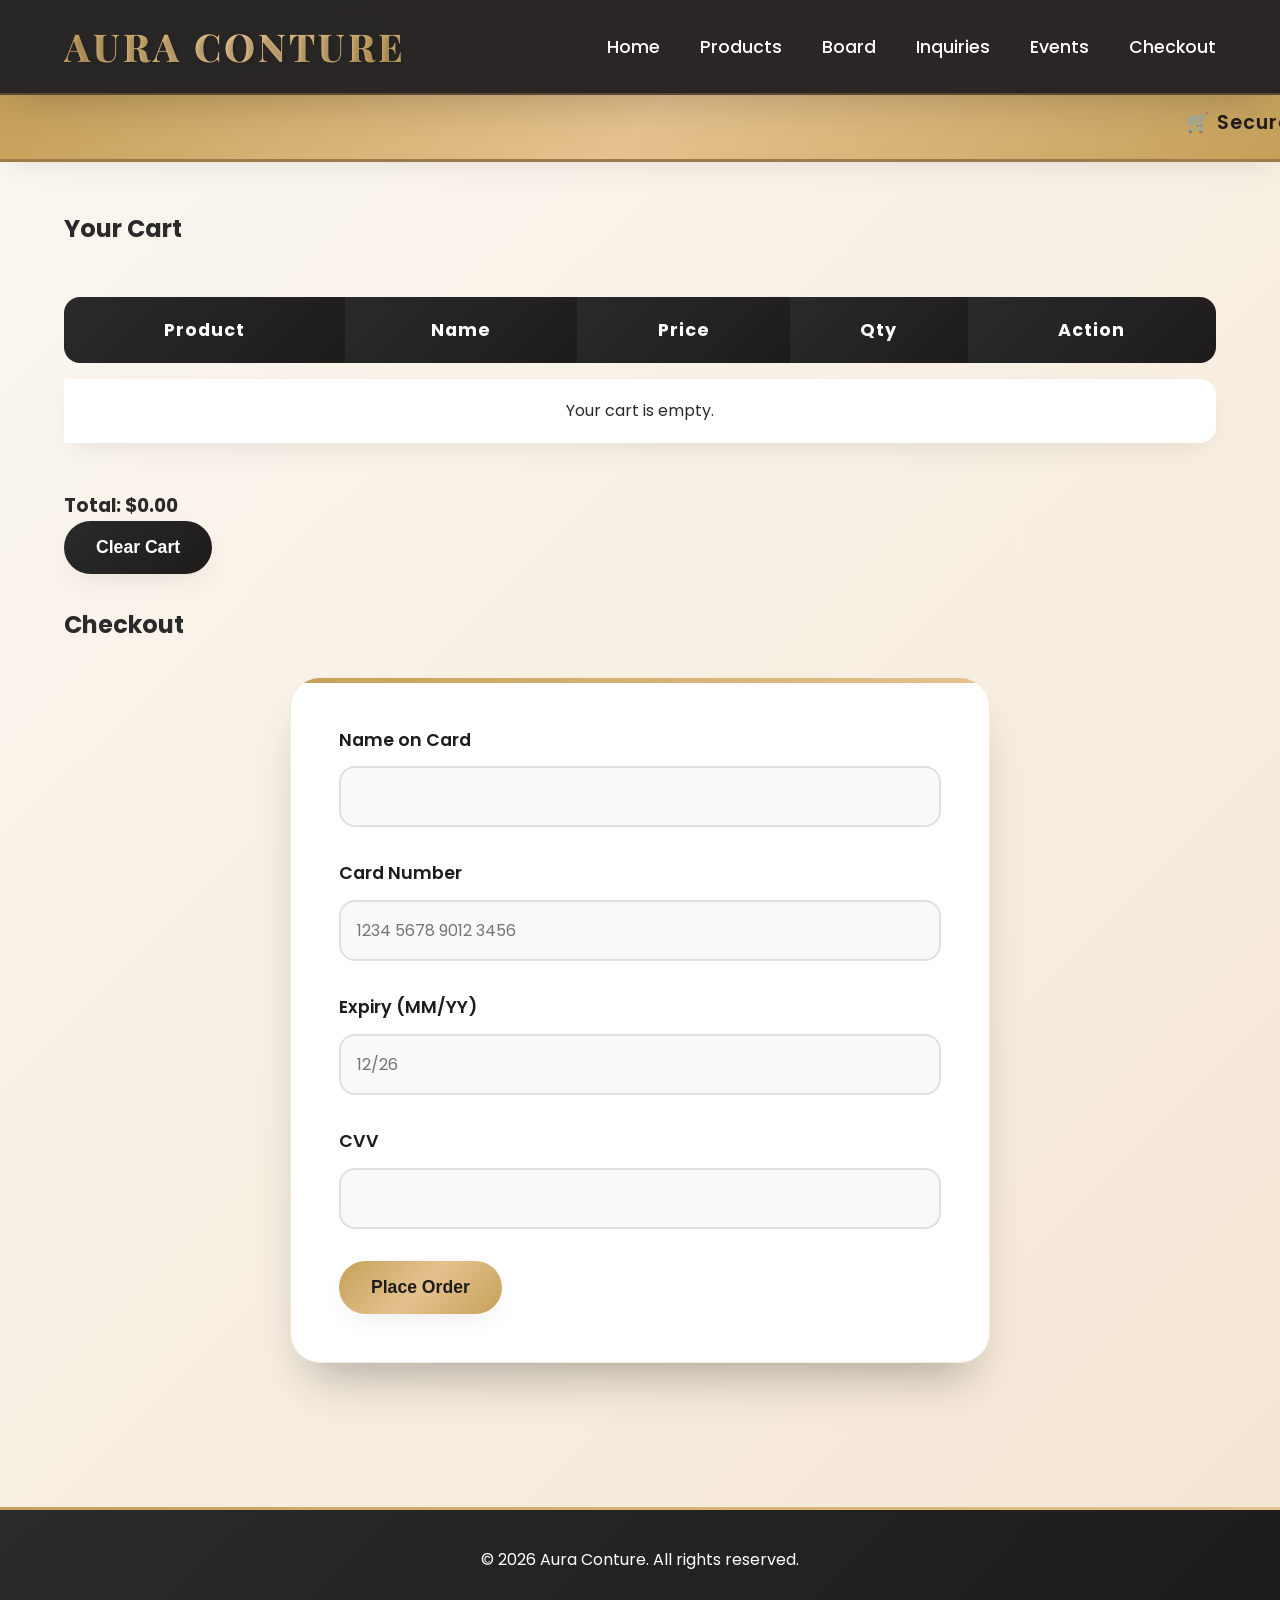
<file: web pages project/checkout.html>
<!DOCTYPE html>
<html lang="en">
<head>
  <meta charset="UTF-8">
  <meta name="viewport" content="width=device-width, initial-scale=1.0">
  <title>Aura Conture | Checkout</title>
  <link rel="stylesheet" href="css\style.css">
</head>
<body>
  <header>
    <nav>
      <h1>AURA CONTURE</h1>
      <ul class="nav-links">
        <li><a href="homepage.html">Home</a></li>
        <li><a href="collections.html">Products</a></li>
        <li><a href="trustees.html">Board</a></li>
        <li><a href="inquiries.html">Inquiries</a></li>
        <li><a href="events.html">Events</a></li>
        <li><a href="checkout.html">Checkout</a></li>
      </ul>
    </nav>
  </header>

  <div class="marquee-container">
    <marquee>🛒 Secure checkout | 100% Satisfaction Guaranteed | Free Returns 🛒</marquee>
  </div>

  <main>
    <h2>Your Cart</h2>
    <table class="cart-table">
      <thead>
        <tr><th>Product</th><th>Name</th><th>Price</th><th>Qty</th><th>Action</th></tr>
      </thead>
      <tbody id="cart-items">
        <tr><td colspan="5">Loading...</td></tr>
      </tbody>
    </table>
    <h3>Total: $<span id="cart-total">0.00</span></h3>

    <button class="btn" onclick="clearCart(); displayCart();">Clear Cart</button>

    <h2 style="margin-top:2rem;">Checkout</h2>
    <form id="checkoutForm">
      <div class="form-group">
        <label for="cardName">Name on Card</label>
        <input type="text" id="cardName" required>
      </div>
      <div class="form-group">
        <label for="cardNumber">Card Number</label>
        <input type="text" id="cardNumber" pattern="\d{16}" placeholder="1234 5678 9012 3456" required>
      </div>
      <div class="form-group">
        <label for="expiry">Expiry (MM/YY)</label>
        <input type="text" id="expiry" pattern="\d{2}/\d{2}" placeholder="12/26" required>
      </div>
      <div class="form-group">
        <label for="cvv">CVV</label>
        <input type="text" id="cvv" pattern="\d{3}" required>
      </div>
      <button type="submit" class="btn btn-gold">Place Order</button>
    </form>
  </main>

  <footer>
    <p>&copy; 2026 Aura Conture. All rights reserved.</p>
  </footer>

  <script src="js/index.js"></script>
  <script>
    document.getElementById('checkoutForm').addEventListener('submit', function(e) {
      e.preventDefault();
      if (cart.length === 0) {
        alert('Your cart is empty!');
        return;
      }
      alert('Order placed successfully! Thank you for shopping with Aura Conture.');
      clearCart();
      displayCart();
      this.reset();
    });
  </script>
</body>
</html>
</file>
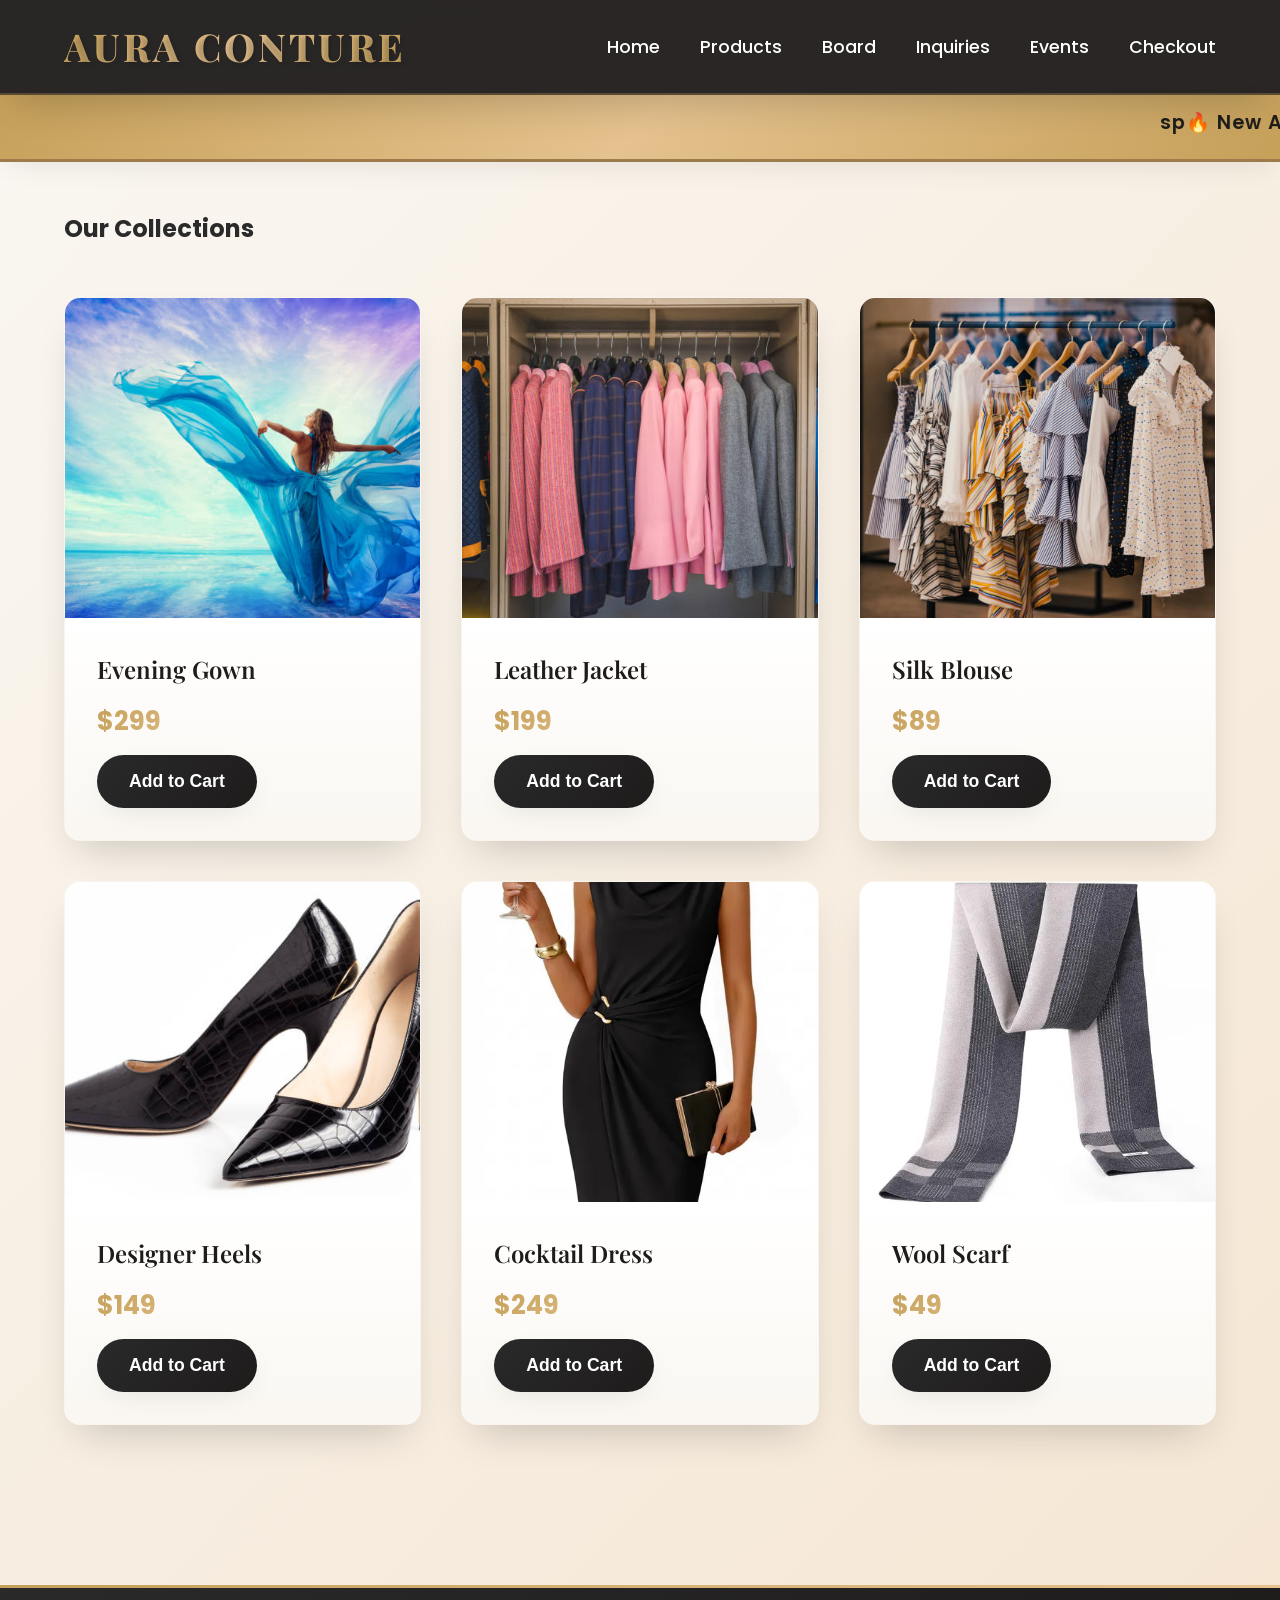
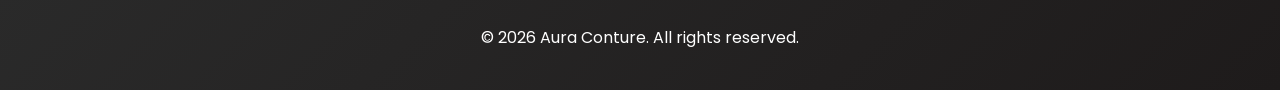
<file: web pages project/collections.html>
<!DOCTYPE html>
<html lang="en">
<head>
  <meta charset="UTF-8">
  <meta name="viewport" content="width=device-width, initial-scale=1.0">
  <title>Aura Conture | Products</title>
  <link rel="stylesheet" href="css/style.css">
</head>
<body>
  <header>
    <nav>
      <h1>AURA CONTURE</h1>
      <ul class="nav-links">
        <li><a href="homepage.html">Home</a></li>
        <li><a href="collections.html">Products</a></li>
        <li><a href="trustees.html">Board</a></li>
        <li><a href="inquiries.html">Inquiries</a></li>
        <li><a href="events.html">Events</a></li>
        <li><a href="checkout.html">Checkout</a></li>
    
      </ul>
    </nav>
  </header>

  <div class="marquee-container">
    <marquee>sp🔥 New Arrivals: Winter Collection | Limited Stock | Free Shipping over $200 🔥</marquee>
  </div>

  <main>
    <h2>Our Collections</h2>
    <div class="card-grid" id="product-list">
      <!-- Products will be loaded via JS -->
    </div>
  </main>

  <footer>
    <p>&copy; 2026 Aura Conture. All rights reserved.</p>
  </footer>

  <script src="js/index.js"></script>
 
 <script>
    const products = [
      { id:1, name:'Evening Gown' , price:299,  image: 'image/image5.png '},
      { id:2, name:'Leather Jacket', price:199,  image:'image/image6.png' },
      { id:3, name:'Silk Blouse', price:89,   image:'image/image2.png' },
      { id:4, name:'Designer Heels', price:149, image:'image/image10.png' },
      { id:5, name:'Cocktail Dress', price:249, image:'image/61WR53kfNcL.png' },
      { id:6, name:'Wool Scarf', price:49, image:'image/81GON0-5gTL.png' }
    ];

    function displayProducts() {
      const container = document.getElementById('product-list');
      container.innerHTML = products.map(p => `
        <div class="card">
          <img src="${p.image}" alt="${p.name}">
          <div class="card-content">
            <h3>${p.name}</h3>
            <p class="price">$${p.price}</p>
            <button class="btn" onclick='addToCart(${JSON.stringify(p).replace(/'/g, "\\'")})'>Add to Cart</button>
          </div>
        </div>
      `).join('');
    }

    displayProducts();
  </script>
</body>
</html>
</file>
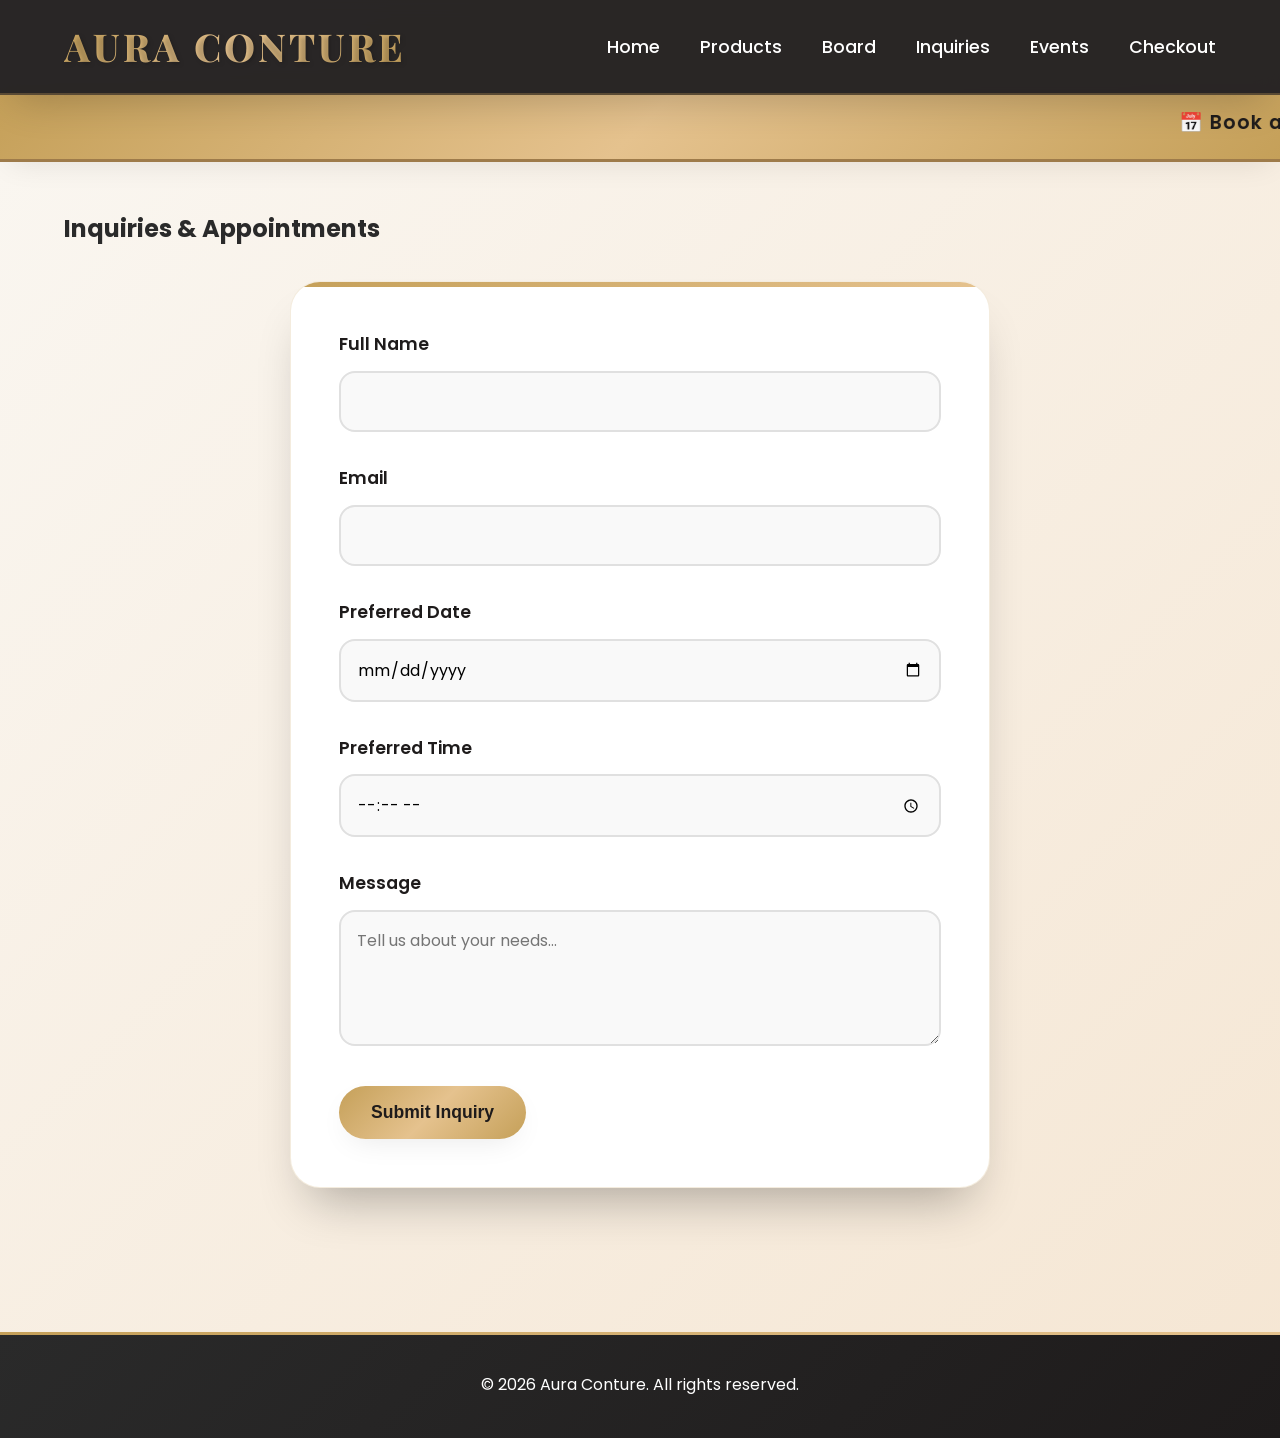
<file: web pages project/inquiries.html>
<!DOCTYPE html>
<html lang="en">
<head>
  <meta charset="UTF-8">
  <meta name="viewport" content="width=device-width, initial-scale=1.0">
  <title>Aura Conture | Inquiries</title>
  <link rel="stylesheet" href="css/style.css">
</head>
<body>
  <header>
    <nav>
      <h1>AURA CONTURE</h1>
      <ul class="nav-links">
        <li><a href="homepage.html">Home</a></li>
        <li><a href="collections.html">Products</a></li>
        <li><a href="trustees.html">Board</a></li>
        <li><a href="inquiries.html">Inquiries</a></li>
        <li><a href="events.html">Events</a></li>
        <li><a href="checkout.html">Checkout</a></li>
        
      </ul>
    </nav>
  </header>

  <div class="marquee-container">
    <marquee>📅 Book a personal styling appointment | Private consultations available 📅</marquee>
  </div>

  <main>
    <h2>Inquiries & Appointments</h2>
    <form id="inquiryForm">
      <div class="form-group">
        <label for="name">Full Name</label>
        <input type="text" id="name" required>
      </div>
      <div class="form-group">
        <label for="email">Email</label>
        <input type="email" id="email" required>
      </div>
      <div class="form-group">
        <label for="date">Preferred Date</label>
        <input type="date" id="date" required>
      </div>
      <div class="form-group">
        <label for="time">Preferred Time</label>
        <input type="time" id="time" required>
      </div>
      <div class="form-group">
        <label for="message">Message</label>
        <textarea id="message" rows="4" placeholder="Tell us about your needs..."></textarea>
      </div>
      <button type="submit" class="btn btn-gold">Submit Inquiry</button>
    </form>
  </main>

  <footer>
    <p>&copy; 2026 Aura Conture. All rights reserved.</p>
  </footer>

  <script src="js/index.js"></script>
  <script>
    document.getElementById('inquiryForm').addEventListener('submit', function(e) {
      e.preventDefault();
      alert(`Thank you, ${document.getElementById('name').value}. We'll contact you shortly.`);
      this.reset();
    });
  </script>
</body>
</html>
</file>
<file: web pages project/css/style.css>
/* Google Fonts */
@import url('https://fonts.googleapis.com/css2?family=Playfair+Display:wght@400;500;600;700;800&family=Poppins:wght@300;400;500;600;700&display=swap');

/* CSS Variables for beautiful theming */
:root {
  --primary: #c5a059; /* warm gold */
  --primary-light: #e5c28e;
  --primary-dark: #9e7b4a;
  --secondary: #2a2a2a;
  --accent: #b8473c; /* deep terracotta */
  --light: #faf7f2;
  --dark: #1e1b1b;
  --gradient-gold: linear-gradient(135deg, #c5a059 0%, #e5c28e 50%, #c5a059 100%);
  --gradient-dark: linear-gradient(135deg, #2a2a2a 0%, #1e1b1b 100%);
  --gradient-warm: linear-gradient(135deg, #faf7f2 0%, #f5e6d3 100%);
  --shadow-sm: 0 10px 30px -10px rgba(0,0,0,0.1);
  --shadow-md: 0 20px 40px -15px rgba(0,0,0,0.2);
  --shadow-lg: 0 30px 50px -20px rgba(0,0,0,0.3);
  --shadow-gold: 0 15px 35px -10px rgba(197, 160, 89, 0.3);
  --radius-sm: 8px;
  --radius-md: 16px;
  --radius-lg: 30px;
  --transition: all 0.4s cubic-bezier(0.165, 0.84, 0.44, 1);
}

* {
  margin: 0;
  padding: 0;
  box-sizing: border-box;
}

body {
  font-family: 'Poppins', sans-serif;
  background: var(--gradient-warm);
  color: var(--secondary);
  line-height: 1.6;
  min-height: 100vh;
  display: flex;
  flex-direction: column;
}

/* Beautiful Scrollbar */
::-webkit-scrollbar {
  width: 12px;
}

::-webkit-scrollbar-track {
  background: var(--light);
}

::-webkit-scrollbar-thumb {
  background: var(--gradient-gold);
  border-radius: 6px;
}

::-webkit-scrollbar-thumb:hover {
  background: linear-gradient(135deg, #9e7b4a 0%, #c5a059 100%);
}

/* Header & Navigation with Glassmorphism */
header {
  background: rgba(30, 27, 27, 0.95);
  backdrop-filter: blur(10px);
  color: white;
  padding: 1rem 5%;
  box-shadow: var(--shadow-md);
  position: sticky;
  top: 0;
  z-index: 1000;
  border-bottom: 2px solid rgba(197, 160, 89, 0.3);
}

header h1 {
  font-size: 2.4rem;
  font-weight: 800;
  letter-spacing: 3px;
  background: var(--gradient-gold);
  -webkit-background-clip: text;
  -webkit-text-fill-color: transparent;
  text-shadow: 2px 2px 4px rgba(0,0,0,0.2);
  font-family: 'Playfair Display', serif;
  transition: var(--transition);
}

header h1:hover {
  transform: scale(1.05);
  letter-spacing: 5px;
}

nav {
  display: flex;
  justify-content: space-between;
  align-items: center;
  flex-wrap: wrap;
}

.nav-links {
  display: flex;
  gap: 2.5rem;
  list-style: none;
}

.nav-links a {
  color: white;
  text-decoration: none;
  font-weight: 500;
  transition: var(--transition);
  position: relative;
  padding-bottom: 8px;
  font-size: 1.1rem;
}

.nav-links a::before {
  content: '';
  position: absolute;
  bottom: 0;
  left: 0;
  width: 100%;
  height: 2px;
  background: var(--gradient-gold);
  transform: scaleX(0);
  transform-origin: right;
  transition: transform 0.4s cubic-bezier(0.165, 0.84, 0.44, 1);
}

.nav-links a:hover {
  color: var(--primary-light);
}

.nav-links a:hover::before {
  transform: scaleX(1);
  transform-origin: left;
}

/* Marquee with animation */
.marquee-container {
  background: var(--gradient-gold);
  color: var(--dark);
  font-weight: 600;
  padding: 0.8rem 0;
  border-bottom: 3px solid var(--primary-dark);
  box-shadow: var(--shadow-sm);
  position: relative;
  overflow: hidden;
  
}

.marquee-container::before {
  content: '';
  position: absolute;
  top: 0;
  left: -100%;
  width: 100%;
  height: 100%;
  background: linear-gradient(90deg, transparent, rgba(255,255,255,0.3), transparent);
 
}



@keyframes shimmer {
  100% {
    left: 100%;
  }
}

marquee {
  font-size: 1.2rem;
  letter-spacing: 1px;
  font-weight: 600;
  animation: shimmer 3s infinite;
}
span{
  animation: scroll 10s linear infinite;
}


@keyframes scroll {
  from {
    transform: translateX(100%);
  }
  to {
    transform: translateX(-100%);
  }
}

/* Main content */
main {
  flex: 1;
  padding: 3rem 5%;
  max-width: 1400px;
  margin: 0 auto;
  width: 100%;
}

/* Hero Section for Homepage */
.hero {
  background: linear-gradient(rgba(0,0,0,0.5), rgba(0,0,0,0.5)), url('https://images.unsplash.com/photo-1539008835657-9e8e9680c956?ixlib=rb-4.0.3&auto=format&fit=crop&w=1950&q=80');
  background-size: cover;
  background-position: center;
  background-attachment: fixed;
  min-height: 70vh;
  border-radius: var(--radius-lg);
  display: flex;
  align-items: center;
  justify-content: center;
  text-align: center;
  color: white;
  margin: 2rem 0 4rem;
  position: relative;
  overflow: hidden;
  box-shadow: var(--shadow-lg);
}

.hero::before {
  content: '';
  position: absolute;
  top: 0;
  left: 0;
  right: 0;
  bottom: 0;
  background: radial-gradient(circle at center, transparent 0%, rgba(0,0,0,0.7) 100%);
  animation: pulse 4s ease-in-out infinite;
}

@keyframes pulse {
  0%, 100% { opacity: 0.8; }
  50% { opacity: 1; }
}

.hero-content {
  position: relative;
  z-index: 2;
  animation: fadeInUp 1.5s ease;
}

@keyframes fadeInUp {
  from {
    opacity: 0;
    transform: translateY(50px);
  }
  to {
    opacity: 1;
    transform: translateY(0);
  }
}

.hero h2 {
  font-size: 4rem;
  font-family: 'Playfair Display', serif;
  font-weight: 800;
  margin-bottom: 1rem;
  text-shadow: 2px 2px 4px rgba(0,0,0,0.5);
  background: linear-gradient(45deg, #fff, var(--primary-light));
  -webkit-background-clip: text;
  -webkit-text-fill-color: transparent;
  animation: titleGlow 3s ease-in-out infinite;
}

@keyframes titleGlow {
  0%, 100% { filter: brightness(1); }
  50% { filter: brightness(1.2); }
}

.hero p {
  font-size: 1.5rem;
  margin-bottom: 2rem;
  text-shadow: 1px 1px 2px rgba(0,0,0,0.5);
}

/* Cards with 3D hover effect */
.card-grid {
  display: grid;
  grid-template-columns: repeat(auto-fit, minmax(300px, 1fr));
  gap: 2.5rem;
  margin: 3rem 0;
}

.card {
  background: white;
  border-radius: var(--radius-md);
  overflow: hidden;
  box-shadow: var(--shadow-md);
  transition: var(--transition);
  display: flex;
  flex-direction: column;
  position: relative;
  border: 1px solid rgba(197, 160, 89, 0.1);
}

.card::before {
  content: '';
  position: absolute;
  top: 0;
  left: 0;
  right: 0;
  height: 3px;
  background: var(--gradient-gold);
  transform: scaleX(0);
  transform-origin: left;
  transition: transform 0.4s ease;
}

.card:hover {
  transform: translateY(-15px) rotateX(5deg);
  box-shadow: var(--shadow-lg), var(--shadow-gold);
}

.card:hover::before {
  transform: scaleX(1);
}

.card img {
  width: 100%;
  height: 320px;
  object-fit: cover;
  transition: var(--transition);
}

.card:hover img {
  transform: scale(1.1);
}

.card-content {
  padding: 2rem;
  flex: 1;
  background: linear-gradient(to bottom, white 0%, #faf7f2 100%);
  position: relative;
}

.card h3 {
  font-size: 1.5rem;
  margin-bottom: 0.8rem;
  color: var(--dark);
  font-family: 'Playfair Display', serif;
  font-weight: 600;
}

.card .price {
  font-size: 1.6rem;
  font-weight: 700;
  background: var(--gradient-gold);
  -webkit-background-clip: text;
  -webkit-text-fill-color: transparent;
  margin: 0.8rem 0;
}

/* Buttons with gradient and hover effect */
.btn {
  display: inline-block;
  background: var(--gradient-dark);
  color: white;
  padding: 1rem 2rem;
  border: none;
  border-radius: 50px;
  cursor: pointer;
  font-weight: 600;
  text-decoration: none;
  transition: var(--transition);
  font-size: 1.1rem;
  text-align: center;
  position: relative;
  overflow: hidden;
  z-index: 1;
  box-shadow: var(--shadow-sm);
}

.btn::before {
  content: '';
  position: absolute;
  top: 0;
  left: 0;
  right: 0;
  bottom: 0;
  background: var(--gradient-gold);
  z-index: -1;
  transform: scaleX(0);
  transform-origin: left;
  transition: transform 0.4s ease;
}

.btn:hover {
  color: var(--dark);
  transform: translateY(-3px);
  box-shadow: var(--shadow-gold);
}

.btn:hover::before {
  transform: scaleX(1);
}

.btn-gold {
  background: var(--gradient-gold);
  color: var(--dark);
}

.btn-gold::before {
  background: var(--gradient-dark);
}

.btn-gold:hover {
  color: white;
}

/* Forms with beautiful focus effects */
form {
  background: white;
  padding: 3rem;
  border-radius: var(--radius-lg);
  box-shadow: var(--shadow-lg);
  max-width: 700px;
  margin: 2rem auto;
  position: relative;
  overflow: hidden;
  border: 1px solid rgba(197, 160, 89, 0.2);
}

form::before {
  content: '';
  position: absolute;
  top: 0;
  left: 0;
  right: 0;
  height: 5px;
  background: var(--gradient-gold);
  animation: borderFlow 3s linear infinite;
  background-size: 200% 100%;
}

@keyframes borderFlow {
  0% { background-position: 0% 0%; }
  100% { background-position: 200% 0%; }
}

.form-group {
  margin-bottom: 2rem;
  position: relative;
}

label {
  display: block;
  font-weight: 600;
  margin-bottom: 0.8rem;
  color: var(--dark);
  font-size: 1.1rem;
  transition: var(--transition);
}

input, select, textarea {
  width: 100%;
  padding: 1rem;
  border: 2px solid #e0e0e0;
  border-radius: var(--radius-md);
  font-family: inherit;
  transition: var(--transition);
  font-size: 1rem;
  background: #f9f9f9;
}

input:focus, select:focus, textarea:focus {
  outline: none;
  border-color: var(--primary);
  box-shadow: 0 0 0 4px rgba(197, 160, 89, 0.2);
  background: white;
  transform: scale(1.02);
}

/* Trustees grid with beautiful hover effects */
.trustees-grid {
  display: grid;
  grid-template-columns: repeat(auto-fit, minmax(250px, 1fr));
  gap: 3rem;
  margin-top: 3rem;
}

.trustee {
  text-align: center;
  background: white;
  padding: 3rem 2rem;
  border-radius: var(--radius-lg);
  box-shadow: var(--shadow-md);
  transition: var(--transition);
  position: relative;
  overflow: hidden;
  border: 1px solid rgba(197, 160, 89, 0.1);
  cursor: pointer;
}

.trustee::before {
  content: '';
  position: absolute;
  top: -50%;
  left: -50%;
  width: 200%;
  height: 200%;
  background: radial-gradient(circle, rgba(197,160,89,0.1) 0%, transparent 70%);
  transform: scale(0);
  transition: transform 0.6s ease;
}

.trustee:hover {
  transform: translateY(-15px) scale(1.05);
  box-shadow: var(--shadow-lg), var(--shadow-gold);
}

.trustee:hover::before {
  transform: scale(1);
}

.trustee img {
  width: 180px;
  height: 180px;
  border-radius: 50%;
  object-fit: cover;
  border: 4px solid transparent;
  background: var(--gradient-gold);
  padding: 4px;
  margin-bottom: 1.5rem;
  transition: var(--transition);
  animation: rotateSlow 10s linear infinite paused;
}

.trustee:hover img {
  animation-play-state: running;
  transform: scale(1.1);
}

@keyframes rotateSlow {
  from { transform: rotate(0deg); }
  to { transform: rotate(360deg); }
}

.trustee h3 {
  margin-bottom: 0.3rem;
  font-family: 'Playfair Display', serif;
  font-size: 1.5rem;
}

.trustee p {
  color: var(--primary);
  font-weight: 500;
}

/* Events list with beautiful styling */
.event-list {
  list-style: none;
}

.event-item {
  background: white;
  margin: 1.5rem 0;
  padding: 2rem;
  border-radius: var(--radius-md);
  box-shadow: var(--shadow-sm);
  display: flex;
  justify-content: space-between;
  align-items: center;
  flex-wrap: wrap;
  transition: var(--transition);
  position: relative;
  overflow: hidden;
  border-left: 4px solid transparent;
  background: linear-gradient(to right, white 90%, #faf7f2 100%);
}

.event-item:hover {
  transform: translateX(10px);
  box-shadow: var(--shadow-md);
  border-left: 4px solid var(--primary);
  background: linear-gradient(to right, #faf7f2 0%, white 10%);
}

.event-date {
  background: var(--gradient-gold);
  color: var(--dark);
  font-weight: 700;
  padding: 0.8rem 1.5rem;
  border-radius: 50px;
  font-size: 1.1rem;
  box-shadow: var(--shadow-sm);
  transition: var(--transition);
}

.event-item:hover .event-date {
  transform: scale(1.1);
  box-shadow: var(--shadow-gold);
}

/* Cart table with beautiful styling */
.cart-table {
  width: 100%;
  border-collapse: separate;
  border-spacing: 0 1rem;
  background: transparent;
  margin: 2rem 0;
}

.cart-table th {
  background: var(--gradient-dark);
  color: white;
  padding: 1.2rem;
  font-size: 1.1rem;
  letter-spacing: 1px;
}

.cart-table th:first-child {
  border-radius: var(--radius-md) 0 0 var(--radius-md);
}

.cart-table th:last-child {
  border-radius: 0 var(--radius-md) var(--radius-md) 0;
}

.cart-table td {
  padding: 1.2rem;
  background: white;
  box-shadow: var(--shadow-sm);
  transition: var(--transition);
}

.cart-table tr:hover td {
  transform: scale(1.02);
  box-shadow: var(--shadow-md);
  background: linear-gradient(to right, white, #faf7f2);
}

.cart-table td:first-child {
  border-radius: var(--radius-md) 0 0 var(--radius-md);
}

.cart-table td:last-child {
  border-radius: 0 var(--radius-md) var(--radius-md) 0;
}

/* DOM tree styling with beautiful colors */
.dom-tree {
  background: #1e1e1e;
  color: #d4d4d4;
  padding: 2.5rem;
  border-radius: var(--radius-lg);
  font-family: 'Courier New', monospace;
  overflow-x: auto;
  white-space: pre-wrap;
  line-height: 2;
  box-shadow: var(--shadow-lg);
  border: 1px solid var(--primary);
}

.dom-tree ul {
  list-style: none;
  padding-left: 2rem;
  border-left: 2px solid var(--primary);
  margin-left: 1rem;
}

.dom-tree li {
  position: relative;
  margin: 0.5rem 0;
  transition: var(--transition);
}

.dom-tree li:hover {
  color: var(--primary-light);
  transform: translateX(5px);
}

.dom-tree li::before {
  content: '✦ ';
  color: var(--primary);
  font-size: 1.2rem;
  margin-right: 0.5rem;
}

/* Countdown timer styling */
#countdown {
  background: var(--gradient-gold);
  color: var(--dark);
  padding: 1.5rem;
  border-radius: var(--radius-md);
  text-align: center;
  font-size: 1.3rem;
  font-weight: 700;
  margin: 2rem 0;
  box-shadow: var(--shadow-md);
  animation: pulse 2s infinite;
  border: 2px solid white;
}

/* Footer */
footer {
  background: var(--gradient-dark);
  color: white;
  text-align: center;
  padding: 2.5rem;
  margin-top: 4rem;
  position: relative;
  overflow: hidden;
}

footer::before {
  content: '';
  position: absolute;
  top: 0;
  left: 0;
  right: 0;
  height: 3px;
  background: var(--gradient-gold);
  animation: borderFlow 3s linear infinite;
  background-size: 200% 100%;
}

/* Section titles */
.section-title {
  font-size: 2.5rem;
  font-family: 'Playfair Display', serif;
  font-weight: 700;
  margin: 3rem 0 2rem;
  text-align: center;
  position: relative;
  display: inline-block;
  left: 50%;
  transform: translateX(-50%);
}

.section-title::after {
  content: '';
  position: absolute;
  bottom: -10px;
  left: 50%;
  transform: translateX(-50%);
  width: 100px;
  height: 3px;
  background: var(--gradient-gold);
  border-radius: 2px;
}

.section-title span {
  background: var(--gradient-gold);
  -webkit-background-clip: text;
  -webkit-text-fill-color: transparent;
}

/* Responsive Design */
@media (max-width: 768px) {
  nav {
    flex-direction: column;
    gap: 1.5rem;
  }
  
  .nav-links {
    flex-wrap: wrap;
    justify-content: center;
    gap: 1.5rem;
  }
  
  .hero h2 {
    font-size: 2.5rem;
  }
  
  .hero p {
    font-size: 1.2rem;
  }
  
  .event-item {
    flex-direction: column;
    gap: 1.5rem;
    text-align: center;
  }
  
  .section-title {
    font-size: 2rem;
  }
}

/* Loading animation */
.loading {
  display: inline-block;
  width: 50px;
  height: 50px;
  border: 3px solid rgba(197, 160, 89, 0.3);
  border-radius: 50%;
  border-top-color: var(--primary);
  animation: spin 1s ease-in-out infinite;
}

@keyframes spin {
  to { transform: rotate(360deg); }
}

/* Fade in animations */
.fade-in {
  animation: fadeIn 1s ease;
}

@keyframes fadeIn {
  from {
    opacity: 0;
  }
  to {
    opacity: 1;
  }
}

/* Slide up animation */
.slide-up {
  animation: slideUp 0.8s ease;
}

@keyframes slideUp {
  from {
    opacity: 0;
    transform: translateY(50px);
  }
  to {
    opacity: 1;
    transform: translateY(0);
  }
}
</file>
